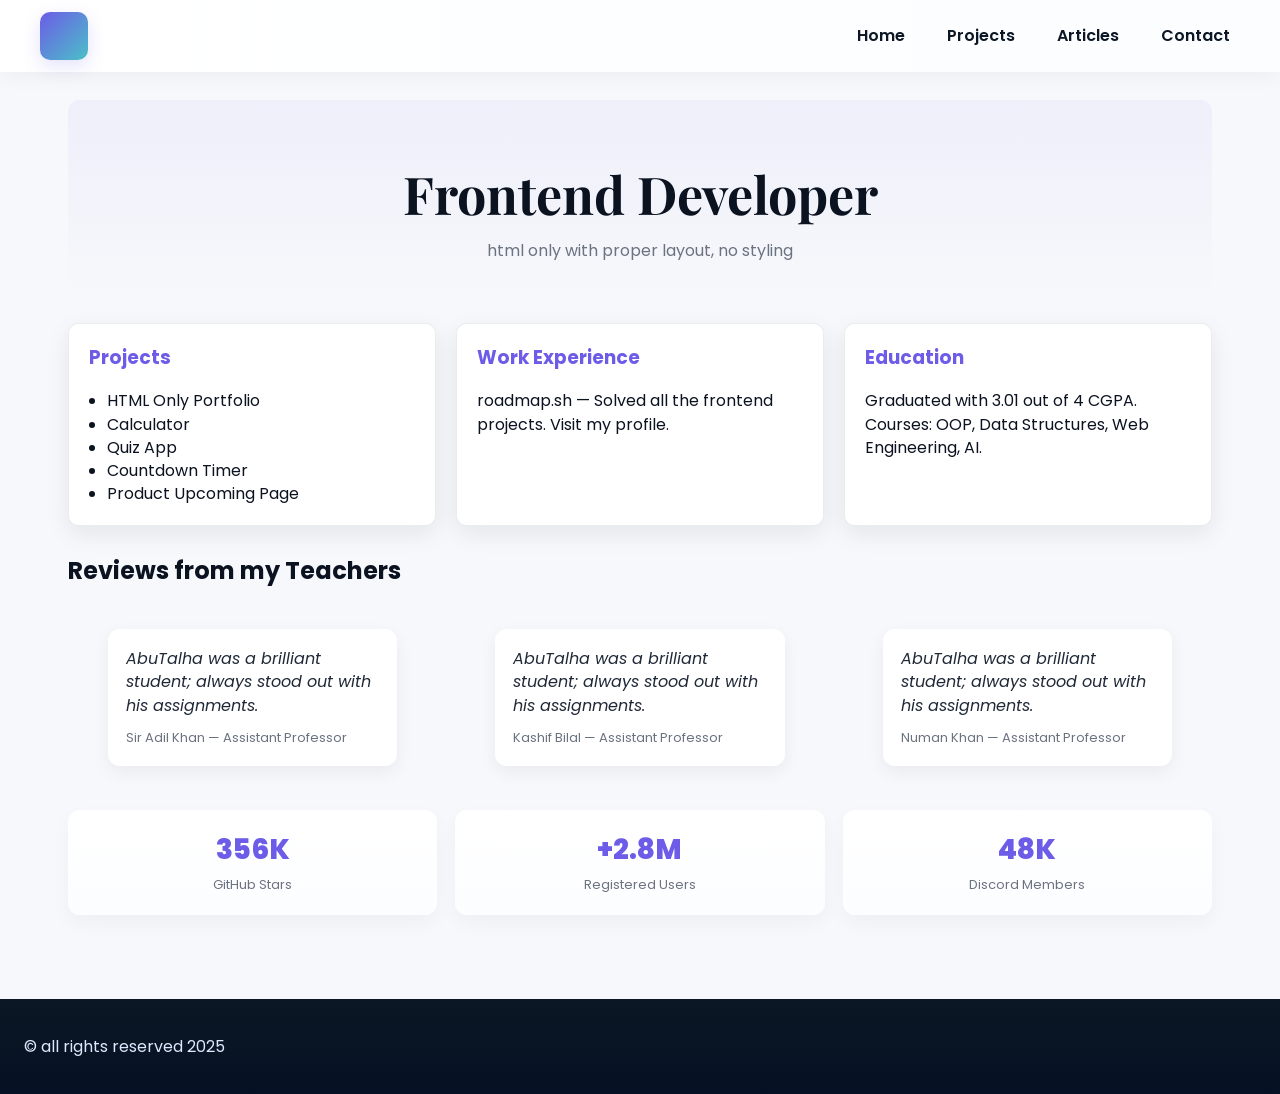
<file: index.html>
<!doctype html>
<html lang="en">
  <head>
    <meta charset="utf-8" />
    <meta name="viewport" content="width=device-width, initial-scale=1" />
    <title>Basic HTML Website — Home</title>
    <meta name="description" content="Basic HTML website structure with multiple pages: Home, Projects, Articles, Contact." />
    <meta name="keywords" content="HTML, semantic HTML, multiple pages, contact form" />
    <link href="https://fonts.googleapis.com/css2?family=Playfair+Display:wght@400;700&family=Poppins:wght@300;400;600;700&display=swap" rel="stylesheet">
    <link rel="stylesheet" href="styles.css">
  </head>
  <body>
    <header class="site-header">
      <div class="container header-inner">
        <div class="logo" aria-hidden="true"></div>
        <nav aria-label="Main navigation">
          <ul class="nav">
            <li><a href="index.html" aria-current="page">Home</a></li>
            <li><a href="projects.html">Projects</a></li>
            <li><a href="articles.html">Articles</a></li>
            <li><a href="contact.html">Contact</a></li>
          </ul>
        </nav>
      </div>
    </header>

    <main>
      <div class="container">
        <section id="hero" class="hero">
          <h1>Frontend Developer</h1>
          <p class="subtitle">html only with proper layout, no styling</p>
        </section>

        <section id="three-column" class="grid-3">
          <div class="box">
            <h3>Projects</h3>
            <ul>
              <li>HTML Only Portfolio</li>
              <li>Calculator</li>
              <li>Quiz App</li>
              <li>Countdown Timer</li>
              <li>Product Upcoming Page</li>
            </ul>
          </div>
          <div class="box">
            <h3>Work Experience</h3>
            <p>roadmap.sh — Solved all the frontend projects. Visit my profile.</p>
          </div>
          <div class="box">
            <h3>Education</h3>
            <p>Graduated with 3.01 out of 4 CGPA. Courses: OOP, Data Structures, Web Engineering, AI.</p>
          </div>
        </section>

        <section id="reviews" class="reviews">
          <h2>Reviews from my Teachers</h2>
          <div class="review-cards">
            <figure class="card">
              <blockquote>AbuTalha was a brilliant student; always stood out with his assignments.</blockquote>
              <figcaption>Sir Adil Khan — Assistant Professor</figcaption>
            </figure>
            <figure class="card">
              <blockquote>AbuTalha was a brilliant student; always stood out with his assignments.</blockquote>
              <figcaption>Kashif Bilal — Assistant Professor</figcaption>
            </figure>
            <figure class="card">
              <blockquote>AbuTalha was a brilliant student; always stood out with his assignments.</blockquote>
              <figcaption>Numan Khan — Assistant Professor</figcaption>
            </figure>
          </div>
        </section>

        <section class="community-stats">
          <div class="stats-grid">
            <div class="stat">
              <div class="stat-num">356K</div>
              <div class="stat-label">GitHub Stars</div>
            </div>
            <div class="stat">
              <div class="stat-num">+2.8M</div>
              <div class="stat-label">Registered Users</div>
            </div>
            <div class="stat">
              <div class="stat-num">48K</div>
              <div class="stat-label">Discord Members</div>
            </div>
          </div>
        </section>
      </div>
    </main>

    <footer>
      <p>© all rights reserved 2025</p>
    </footer>
  </body>
</html>
</file>
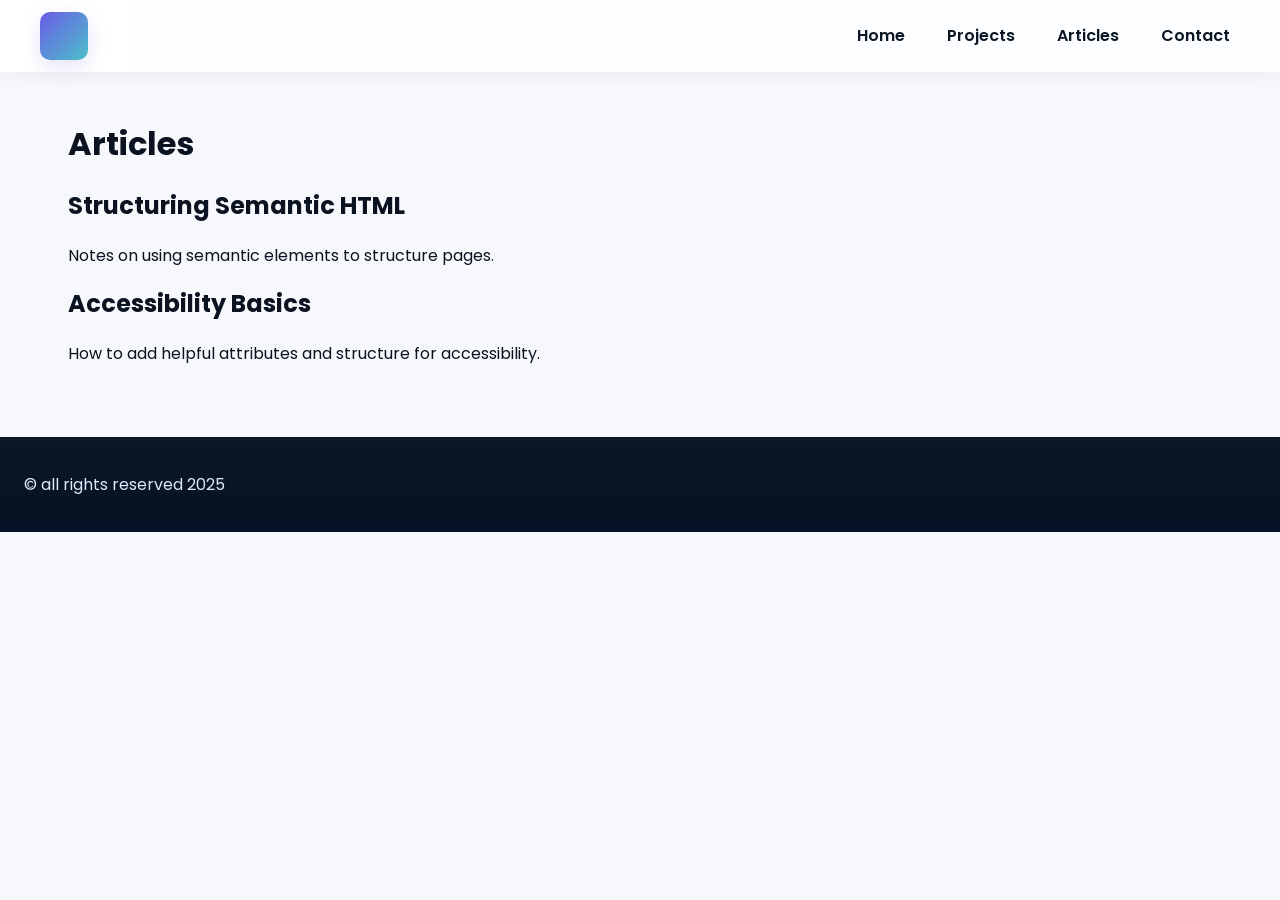
<file: articles.html>
<!doctype html>
<html lang="en">
  <head>
    <meta charset="utf-8" />
    <meta name="viewport" content="width=device-width, initial-scale=1" />
    <title>Articles — Basic HTML Website</title>
    <meta name="description" content="Articles about frontend development and learning." />
    <link href="https://fonts.googleapis.com/css2?family=Playfair+Display:wght@400;700&family=Poppins:wght@300;400;600;700&display=swap" rel="stylesheet">
    <link rel="stylesheet" href="styles.css">
  </head>
  <body>
    <header class="site-header">
      <div class="container header-inner">
        <div class="logo" aria-hidden="true"></div>
        <nav aria-label="Main navigation">
          <ul class="nav">
            <li><a href="index.html">Home</a></li>
            <li><a href="projects.html">Projects</a></li>
            <li><a href="articles.html" aria-current="page">Articles</a></li>
            <li><a href="contact.html">Contact</a></li>
          </ul>
        </nav>
      </div>
    </header>

    <main>
      <div class="container">
        <h1>Articles</h1>
        <section class="articles-list">
          <article>
            <h2>Structuring Semantic HTML</h2>
            <p>Notes on using semantic elements to structure pages.</p>
          </article>
          <article>
            <h2>Accessibility Basics</h2>
            <p>How to add helpful attributes and structure for accessibility.</p>
          </article>
        </section>
      </div>
    </main>

    <footer>
      <p>© all rights reserved 2025</p>
    </footer>
  </body>
</html>
</file>
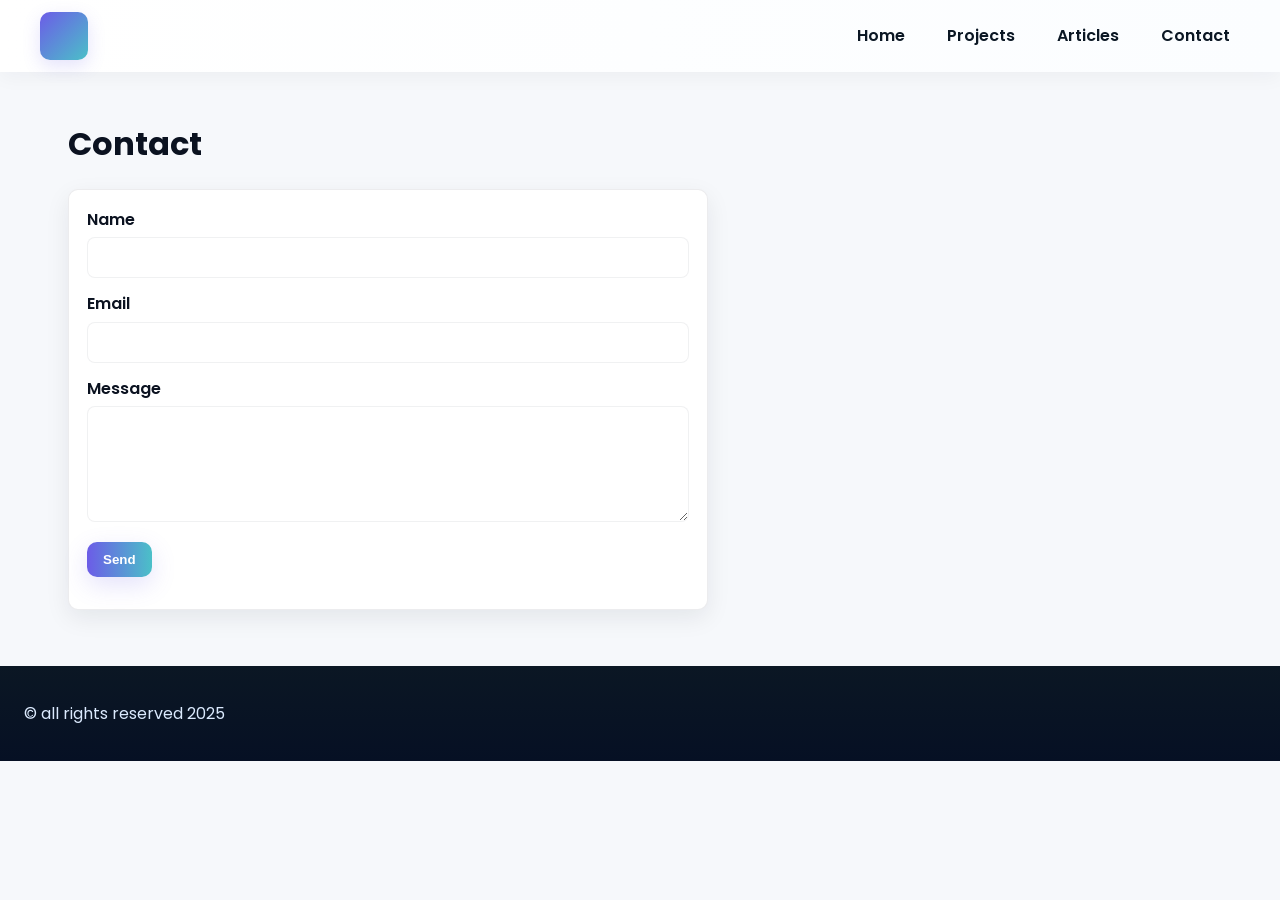
<file: contact.html>
<!doctype html>
<html lang="en">
  <head>
    <meta charset="utf-8" />
    <meta name="viewport" content="width=device-width, initial-scale=1" />
    <title>Contact — Basic HTML Website</title>
    <meta name="description" content="Contact page with form: name, email, message." />
    <link href="https://fonts.googleapis.com/css2?family=Playfair+Display:wght@400;700&family=Poppins:wght@300;400;600;700&display=swap" rel="stylesheet">
    <link rel="stylesheet" href="styles.css">
  </head>
  <body>
    <header class="site-header">
      <div class="container header-inner">
        <div class="logo" aria-hidden="true"></div>
        <nav aria-label="Main navigation">
          <ul class="nav">
            <li><a href="index.html">Home</a></li>
            <li><a href="projects.html">Projects</a></li>
            <li><a href="articles.html">Articles</a></li>
            <li><a href="contact.html" aria-current="page">Contact</a></li>
          </ul>
        </nav>
      </div>
    </header>

    <main>
      <div class="container">
        <h1>Contact</h1>
        <form class="contact-form" action="#" method="post">
          <div class="form-row">
            <label for="name">Name</label>
            <input type="text" id="name" name="name" required />
          </div>
          <div class="form-row">
            <label for="email">Email</label>
            <input type="email" id="email" name="email" required />
          </div>
          <div class="form-row">
            <label for="message">Message</label>
            <textarea id="message" name="message" rows="6" required></textarea>
          </div>
          <div class="form-row">
            <button type="submit">Send</button>
          </div>
        </form>
      </div>
    </main>

    <footer>
      <p>© all rights reserved 2025</p>
    </footer>
  </body>
</html>
</file>
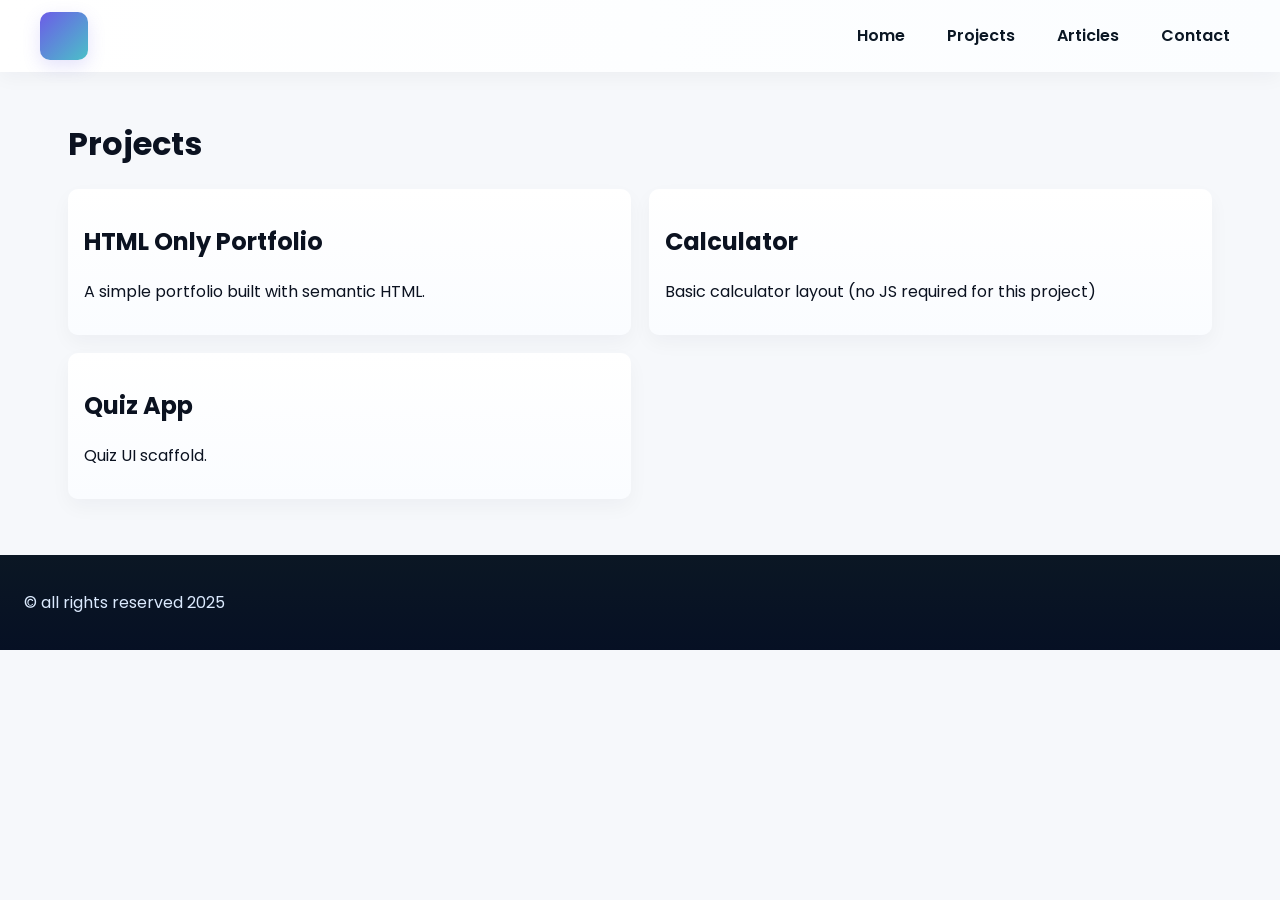
<file: projects.html>
<!doctype html>
<html lang="en">
  <head>
    <meta charset="utf-8" />
    <meta name="viewport" content="width=device-width, initial-scale=1" />
    <title>Projects — Basic HTML Website</title>
    <meta name="description" content="List of frontend projects." />
    <link href="https://fonts.googleapis.com/css2?family=Playfair+Display:wght@400;700&family=Poppins:wght@300;400;600;700&display=swap" rel="stylesheet">
    <link rel="stylesheet" href="styles.css">
  </head>
  <body>
    <header class="site-header">
      <div class="container header-inner">
        <div class="logo" aria-hidden="true"></div>
        <nav aria-label="Main navigation">
          <ul class="nav">
            <li><a href="index.html">Home</a></li>
            <li><a href="projects.html" aria-current="page">Projects</a></li>
            <li><a href="articles.html">Articles</a></li>
            <li><a href="contact.html">Contact</a></li>
          </ul>
        </nav>
      </div>
    </header>

    <main>
      <div class="container">
        <h1>Projects</h1>
        <section class="projects-list grid-2">
          <article>
            <h2>HTML Only Portfolio</h2>
            <p>A simple portfolio built with semantic HTML.</p>
          </article>
          <article>
            <h2>Calculator</h2>
            <p>Basic calculator layout (no JS required for this project)</p>
          </article>
          <article>
            <h2>Quiz App</h2>
            <p>Quiz UI scaffold.</p>
          </article>
        </section>
      </div>
    </main>

    <footer>
      <p>© all rights reserved 2025</p>
    </footer>
  </body>
</html>
</file>
<file: styles.css>
/* Colorful modern theme + layout */
:root{
  --max-width:1200px;
  --bg:#f6f8fb;
  --card:#ffffff;
  --muted:#6b7280;
  --primary:#6c5ce7; /* purple */
  --accent:#00b894;  /* green */
  --border:rgba(15,23,42,0.08);
  --shadow: 0 8px 24px rgba(15,23,42,0.08);
}

*{box-sizing:border-box}
html,body{height:100%;margin:0;color:#0b1220}
body{background:var(--bg);font-family:Poppins,Segoe UI,Roboto,Arial,sans-serif;line-height:1.45}
.container{max-width:var(--max-width);margin:0 auto;padding:28px}

/* Header */
.site-header{background:linear-gradient(90deg,#fff 0%, #fbfdff 100%);box-shadow:0 6px 18px rgba(16,24,40,0.04);}
.header-inner{display:flex;align-items:center;justify-content:space-between;padding:12px 0}
.logo{width:48px;height:48px;border-radius:10px;background:linear-gradient(135deg,var(--primary),#4bc0c8);box-shadow:0 6px 18px rgba(108,92,231,0.18)}
.nav{list-style:none;margin:0;padding:0;display:flex;gap:22px}
.nav a{text-decoration:none;color:#0b1724;font-weight:600;padding:8px 10px;border-radius:8px;transition:all .18s}
.nav a:hover{background:linear-gradient(90deg,rgba(108,92,231,0.08),rgba(75,192,200,0.06));transform:translateY(-2px)}

/* Hero */
.hero{text-align:center;padding:56px 12px 32px;background:linear-gradient(180deg,rgba(108,92,231,0.06),transparent);border-radius:12px}
.hero h1{font-family:'Playfair Display',serif;font-size:52px;margin:0 0 8px;color:#0b1220}
.hero .subtitle{color:var(--muted);text-transform:lowercase;margin:0;font-weight:400}

/* Three column boxes */
.grid-3{display:grid;grid-template-columns:1fr 1fr 1fr;gap:20px;margin:28px 0}
.box{background:var(--card);padding:20px;border-radius:10px;box-shadow:var(--shadow);border:1px solid var(--border)}
.box h3{margin-top:0;color:var(--primary)}
.box ul{margin:10px 0 0;padding-left:18px}

/* Reviews */
.reviews h2{text-align:left;margin:24px 0;color:#0b1220}
.review-cards{display:flex;gap:18px}
.card{flex:1;background:linear-gradient(180deg,#fff,#fff);border-radius:12px;padding:18px;box-shadow:0 6px 18px rgba(16,24,40,0.06)}
.card blockquote{margin:0 0 12px;font-style:italic;color:#1f2937}
.card figcaption{font-size:13px;color:var(--muted)}

/* Projects grid */
.grid-2{display:grid;grid-template-columns:repeat(2,1fr);gap:18px}
.projects-list article{background:linear-gradient(180deg,#fff,#fafcff);padding:16px;border-radius:10px;box-shadow:0 8px 20px rgba(16,24,40,0.04)}

/* Contact form */
.contact-form{max-width:640px;background:var(--card);padding:18px;border-radius:10px;box-shadow:var(--shadow);border:1px solid var(--border)}
.form-row{margin-bottom:14px}
label{display:block;margin-bottom:6px;font-weight:600;color:#0b1220}
input,textarea{width:100%;padding:12px;border:1px solid rgba(15,23,42,0.06);border-radius:8px;background:#fff}
button{background:linear-gradient(90deg,var(--primary),#4bc0c8);color:#fff;padding:10px 16px;border:0;border-radius:10px;cursor:pointer;font-weight:700;box-shadow:0 8px 24px rgba(108,92,231,0.18)}

/* Community stats */
.community-stats{margin:28px 0}
.stats-grid{display:grid;grid-template-columns:repeat(3,1fr);gap:18px}
.stat{background:linear-gradient(180deg,#fff,#fcfdff);padding:20px;border-radius:12px;text-align:center;box-shadow:0 8px 20px rgba(16,24,40,0.04)}
.stat-num{font-size:28px;font-weight:800;color:var(--primary)}
.stat-label{font-size:13px;color:var(--muted);margin-top:6px}

/* Footer */
footer{background:linear-gradient(180deg,#0b1724,#061024);color:#dbeafe;padding:36px 24px;margin-top:28px}
footer p{margin:0}

@media (max-width:1000px){
  .grid-3{grid-template-columns:1fr}
  .review-cards{display:block}
  .stats-grid{grid-template-columns:1fr}
  .grid-2{grid-template-columns:1fr}
  .hero h1{font-size:38px}
}
</file>
